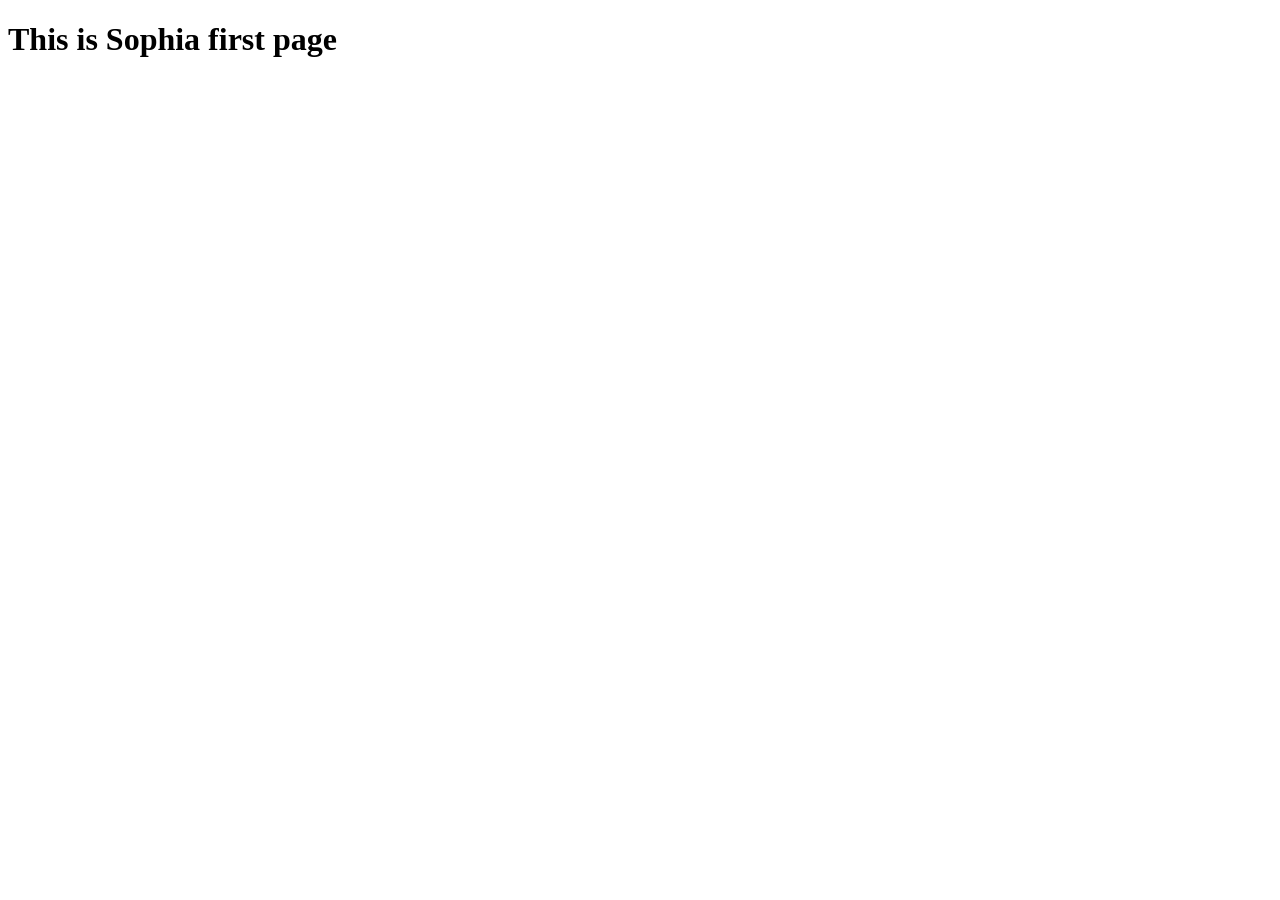
<file: index.html>
<!doctype html>
<html lang="en">
  <head>
    <meta charset="UTF-8" />
    <meta name="viewport" content="width=device-width, initial-scale=1.0" />
    <title>This Sophia page</title>
    <link rel="icon" href="./favicon.png" type="image/x-icon">
  </head>
  <body>
    <h1>This is Sophia first page</h1>
  </body>
</html>
</file>
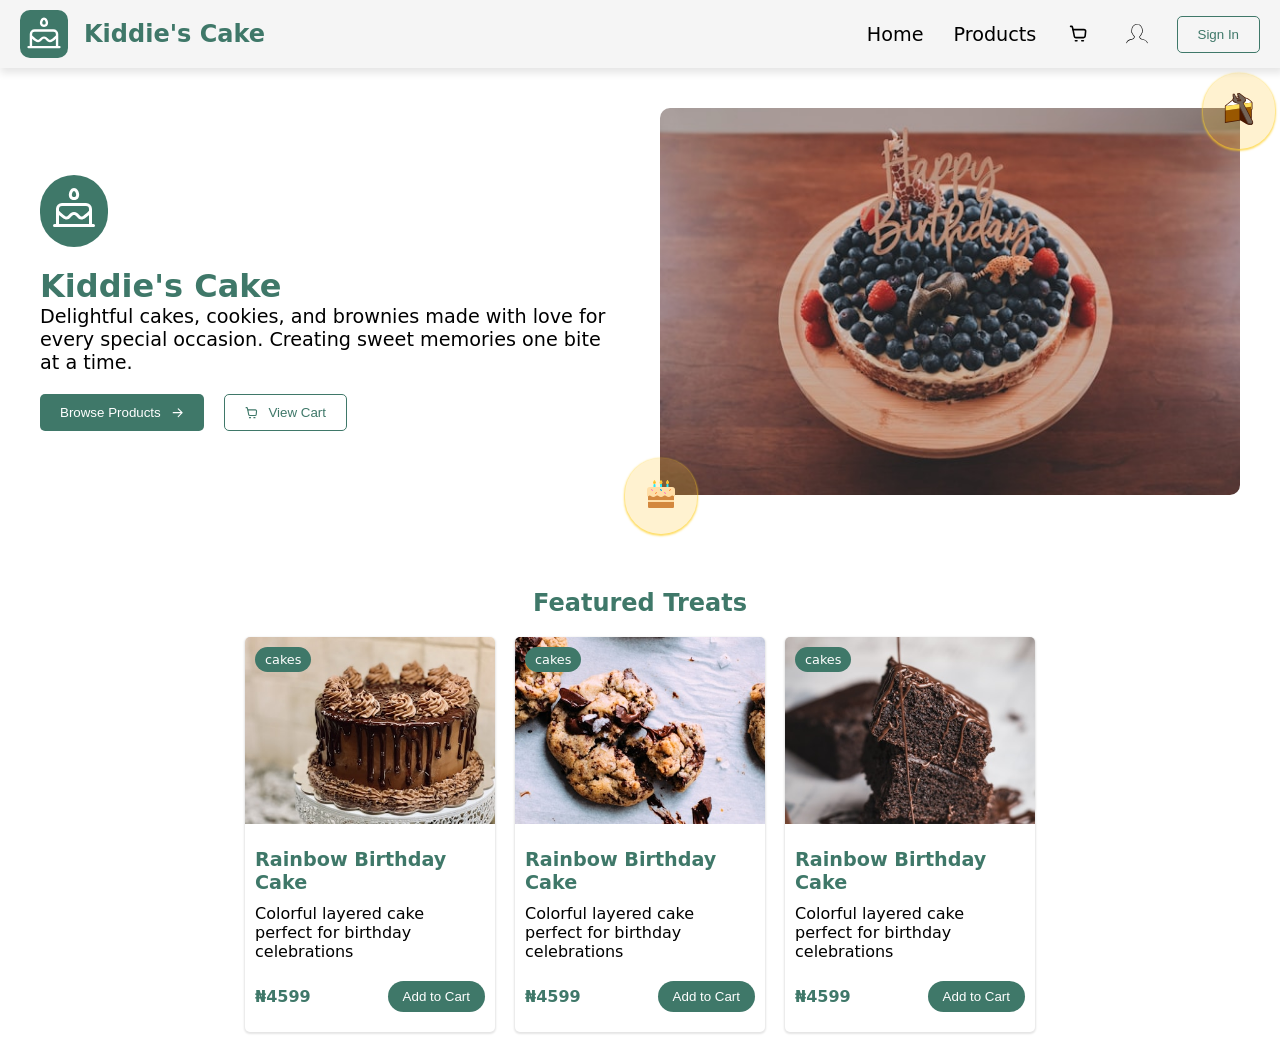
<file: week3/index.html>
<!doctype html>
<html lang="en">
  <head>
    <meta charset="UTF-8" />
    <meta name="viewport" content="width=device-width, initial-scale=1.0" />
    <title>Kiddie's Cake</title>
    <link rel="stylesheet" href="style.css" />
  </head>
  <body>
    <header>
      <div class="business-logo">
        <div class="flex gap-1">
          <svg
            xmlns="http://www.w3.org/2000/svg"
            width="3em"
            height="3em"
            viewBox="0 0 16 16"
          >
            <path d="M0 0h16v16H0z" fill="none" />
            <path
              fill="#fff"
              d="M6.814 1.667C7.076 1.32 7.482 1 8 1s.924.32 1.186.667c.269.355.45.813.51 1.267c.06.45.01.96-.267 1.375C9.134 4.75 8.639 5 8 5c-.64 0-1.134-.25-1.429-.691c-.276-.416-.327-.926-.267-1.375c.06-.454.241-.912.51-1.267m.59 2.087c.08.12.236.246.596.246s.516-.125.596-.246c.099-.147.148-.387.108-.688a1.75 1.75 0 0 0-.315-.796C8.226 2.055 8.082 2 8 2s-.226.055-.389.27a1.75 1.75 0 0 0-.315.796c-.04.3.01.54.108.688M2 8a2 2 0 0 1 2-2h8a2 2 0 0 1 2 2v5h.5a.5.5 0 0 1 0 1h-13a.5.5 0 0 1 0-1H2zm1 5h10v-2.98q-.135.125-.28.254c-.32.284-.685.58-1.049.806c-.344.215-.763.42-1.171.42c-.728 0-1.192-.51-1.495-.844l-.062-.067C8.588 10.203 8.358 10 8 10s-.588.203-.943.589l-.062.067c-.303.334-.767.844-1.495.844c-.394 0-.807-.21-1.14-.421a9 9 0 0 1-1.049-.802A15 15 0 0 1 3 9.997zm0-4.4a17 17 0 0 0 .969.923c.306.267.629.524.924.71c.32.202.521.267.607.267c.258 0 .432-.166.821-.589l.003-.003C6.66 9.544 7.16 9 8 9s1.34.544 1.676.908l.003.003c.39.423.563.589.821.589c.11 0 .326-.07.641-.268a7 7 0 0 0 .916-.706a14 14 0 0 0 .943-.92V8a1 1 0 0 0-1-1H4a1 1 0 0 0-1 1z"
            />
          </svg>
          <h1 class="">Kiddie's Cake</h1>
        </div>

        <div class="menu hidden">
          <svg
            xmlns="http://www.w3.org/2000/svg"
            width="2em"
            height="2em"
            viewBox="0 0 512 512"
          >
            <path d="M0 0h512v512H0z" fill="none" />
            <path
              fill="#fff"
              d="M80 96h352v32H80zm0 144h352v32H80zm0 144h352v32H80z"
            />
          </svg>
        </div>
      </div>

      <!-- navigations -->
      <nav id="nav_links" class="">
        <ul>
          <li>
            <a href="" class="pseudo-underline">Home</a>
          </li>
          <li>
            <a href="" class="pseudo-underline">Products</a>
          </li>

          <li>
            <a href="" class="box-hover">
              <svg
                xmlns="http://www.w3.org/2000/svg"
                width="1em"
                height="1em"
                viewBox="0 0 24 24"
              >
                <path d="M0 0h24v24H0z" fill="none" />
                <g
                  fill="none"
                  stroke="#000"
                  stroke-linejoin="round"
                  stroke-width="2"
                >
                  <path
                    d="M5 7h13.79a2 2 0 0 1 1.99 2.199l-.6 6A2 2 0 0 1 18.19 17H8.64a2 2 0 0 1-1.962-1.608z"
                  />
                  <path
                    stroke-linecap="round"
                    d="m5 7l-.81-3.243A1 1 0 0 0 3.22 3H2m6 18h2m6 0h2"
                  />
                </g>
              </svg>
            </a>
          </li>

          <li>
            <a href="" class="box-hover">
              <svg
                xmlns="http://www.w3.org/2000/svg"
                width="1.25em"
                height="1em"
                viewBox="0 0 36 32"
              >
                <path d="M0 0h36v32H0z" fill="none" />
                <path
                  fill="#000"
                  d="M.5 31.983a.503.503 0 0 0 .612-.354c1.03-3.843 5.216-4.839 7.718-5.435c.627-.149 1.122-.267 1.444-.406c2.85-1.237 3.779-3.227 4.057-4.679a.5.5 0 0 0-.165-.473c-1.484-1.281-2.736-3.204-3.526-5.416a.5.5 0 0 0-.103-.171c-1.045-1.136-1.645-2.337-1.645-3.294c0-.559.211-.934.686-1.217a.5.5 0 0 0 .243-.408C10.042 5.036 13.67 1.026 18.12 1l.107.007c4.472.062 8.077 4.158 8.206 9.324a.5.5 0 0 0 .178.369c.313.265.459.601.459 1.057c0 .801-.427 1.786-1.201 2.772a.5.5 0 0 0-.084.158c-.8 2.536-2.236 4.775-3.938 6.145a.5.5 0 0 0-.178.483c.278 1.451 1.207 3.44 4.057 4.679c.337.146.86.26 1.523.403c2.477.536 6.622 1.435 7.639 5.232a.5.5 0 0 0 .966-.26c-1.175-4.387-5.871-5.404-8.393-5.95c-.585-.127-1.09-.236-1.336-.344c-1.86-.808-3.006-2.039-3.411-3.665c1.727-1.483 3.172-3.771 3.998-6.337c.877-1.14 1.359-2.314 1.359-3.317c0-.669-.216-1.227-.644-1.663C27.189 4.489 23.19.076 18.227.005l-.149-.002c-4.873.026-8.889 4.323-9.24 9.83c-.626.46-.944 1.105-.944 1.924c0 1.183.669 2.598 1.84 3.896c.809 2.223 2.063 4.176 3.556 5.543c-.403 1.632-1.55 2.867-3.414 3.676c-.241.105-.721.22-1.277.352c-2.541.604-7.269 1.729-8.453 6.147a.5.5 0 0 0 .354.612"
                />
              </svg>
            </a>
          </li>
          <li>
            <button class="btn btn-ghost">Sign In</button>
          </li>
        </ul>
      </nav>
    </header>

    <main>
      <!-- Hero section -->
      <section class="hero">
        <!-- hero section icon (logo) -->
        <div class="text-con">
          <div class="icon">
            <svg
              xmlns="http://www.w3.org/2000/svg"
              width="3em"
              height="3em"
              viewBox="0 0 16 16"
            >
              <path d="M0 0h16v16H0z" fill="none" />
              <path
                fill="#fff"
                d="M6.814 1.667C7.076 1.32 7.482 1 8 1s.924.32 1.186.667c.269.355.45.813.51 1.267c.06.45.01.96-.267 1.375C9.134 4.75 8.639 5 8 5c-.64 0-1.134-.25-1.429-.691c-.276-.416-.327-.926-.267-1.375c.06-.454.241-.912.51-1.267m.59 2.087c.08.12.236.246.596.246s.516-.125.596-.246c.099-.147.148-.387.108-.688a1.75 1.75 0 0 0-.315-.796C8.226 2.055 8.082 2 8 2s-.226.055-.389.27a1.75 1.75 0 0 0-.315.796c-.04.3.01.54.108.688M2 8a2 2 0 0 1 2-2h8a2 2 0 0 1 2 2v5h.5a.5.5 0 0 1 0 1h-13a.5.5 0 0 1 0-1H2zm1 5h10v-2.98q-.135.125-.28.254c-.32.284-.685.58-1.049.806c-.344.215-.763.42-1.171.42c-.728 0-1.192-.51-1.495-.844l-.062-.067C8.588 10.203 8.358 10 8 10s-.588.203-.943.589l-.062.067c-.303.334-.767.844-1.495.844c-.394 0-.807-.21-1.14-.421a9 9 0 0 1-1.049-.802A15 15 0 0 1 3 9.997zm0-4.4a17 17 0 0 0 .969.923c.306.267.629.524.924.71c.32.202.521.267.607.267c.258 0 .432-.166.821-.589l.003-.003C6.66 9.544 7.16 9 8 9s1.34.544 1.676.908l.003.003c.39.423.563.589.821.589c.11 0 .326-.07.641-.268a7 7 0 0 0 .916-.706a14 14 0 0 0 .943-.92V8a1 1 0 0 0-1-1H4a1 1 0 0 0-1 1z"
              />
            </svg>
          </div>

          <!-- main hero section text content -->
          <div class="text-content">
            <h1>Kiddie's Cake</h1>
            <p>
              Delightful cakes, cookies, and brownies made with love for every
              special occasion. Creating sweet memories one bite at a time.
            </p>
          </div>

          <!-- Hero Action buttons -->
          <div class="cta">
            <button class="btn">
              Browse Products
              <svg
                xmlns="http://www.w3.org/2000/svg"
                width="1em"
                height="1em"
                viewBox="0 0 24 24"
              >
                <path d="M0 0h24v24H0z" fill="none" />
                <path
                  fill="none"
                  stroke="#fff"
                  stroke-linecap="round"
                  stroke-linejoin="round"
                  stroke-width="2"
                  d="M4 12h16m-7-7l7 7l-7 7"
                />
              </svg>
            </button>
            <button class="btn btn-ghost">
              <svg
                xmlns="http://www.w3.org/2000/svg"
                width="1em"
                height="1em"
                viewBox="0 0 24 24"
              >
                <path d="M0 0h24v24H0z" fill="none" />
                <g
                  fill="none"
                  stroke="#3f7869"
                  stroke-linejoin="round"
                  stroke-width="2"
                >
                  <path
                    d="M5 7h13.79a2 2 0 0 1 1.99 2.199l-.6 6A2 2 0 0 1 18.19 17H8.64a2 2 0 0 1-1.962-1.608z"
                  />
                  <path
                    stroke-linecap="round"
                    d="m5 7l-.81-3.243A1 1 0 0 0 3.22 3H2m6 18h2m6 0h2"
                  />
                </g>
              </svg>
              View Cart
            </button>
          </div>
        </div>

        <!-- right hero section image -->
        <div class="img-con">
          <img src="./images/cake.png" alt="Cake image" />
          <div class="float top-right">
            <svg
              xmlns="http://www.w3.org/2000/svg"
              width="2em"
              height="2em"
              viewBox="0 0 128 128"
            >
              <path d="M0 0h128v128H0z" fill="none" />
              <path
                fill="#4a1700"
                d="M64.968 0a3 3 0 0 0-.46.032L57.03.995l.067 6.296l2.54 6.4c-1.595.09-3.13.226-4.541.44l-.79.119l-1.662 1.3l-6.325-12.847l-1.523.18c-.144.016-3.526.415-4.155.503c-.344.049-1.997.4-1.916 2.63h-.012l.05 6.922l1.641 9.296l-2.908.404v4.753L7.551 50.8v68.88l62.888-9.581l21.127 12.573c5.13 2.346 12.672 5.24 18.411 5.327c5.527-.134 9.646-2.627 10.472-7.206l-.06-5.67a10 10 0 0 0-.659-1.776l-.017-.034l-5.108-9.943l.566-.086v-34.92c.832-.524 1.5-1.272 1.965-2.211c.56-1.134.811-2.467.811-4.322V37.556l-.5-.76c-4.99-7.583-13.58-13.79-24.841-17.949a80 80 0 0 0-5.06-1.652c-.2-.263-.4-.528-.623-.752l-.092-.093L67.476 1.076C66.926.522 66.036 0 64.968 0"
                color="#000"
              />
              <path
                fill="#995700"
                d="m111.8 54.927l-20.478 3.12L111.8 97.909zm-45.878 7.504l-55.529 8.031v-.086l-.132.02v45.745l55.66-8.48z"
              />
              <path
                fill="#534741"
                d="M59.245 2.97v3.906l5.606 14.104l.917-.13l2.197-.311zM40.888 6l.052 6.727l2.014 11.342l1.823-.257s-.958-3.952-1.92-8.151l-1.933-9.453c-.005-.045-.032-.168-.036-.209m-1.2 18.53l-.01 3.155l2.56 5.067c.577 1.172 7.08 4.759 11.997 7.364c2.033.948 5.364 1.823 8.193 2.466c-.015-.031-.465-.956-.47-.963c-.28-.572-1.112-1.076-1.112-1.076s-17.684-9.079-18.604-10.945zm50.495 2.345l-.025.022c.054.15-.076.432-.344.813c-.04.057-.128.148-.174.21c-.266.352-.581.74-1.014 1.208v.001l-.043.044c-1.01 1.088-2.37 2.408-3.757 3.702l-.001.001c-.237.221-.421.38-.657.596A237 237 0 0 1 80.94 36.4c-1.059.938-1.78 1.561-1.78 1.561s-.378.39-.065 1.025l.916 1.782c3.746-3.166 10.171-9.973 10.171-9.973zm-22.675 26.13v5.57l30.6 62.022c1.926 3.912 9.432 5.764 13.744 5.101c4.071-.625 6.091-2.903 6.452-5.235c-.029-.244-.015-3.044-.013-3.465h-.006c-.134 1.107-.674 2.132-1.47 2.996c-.058.064-.135.116-.197.178a8 8 0 0 1-.623.561a8.8 8.8 0 0 1-4.128 1.834c-1.084.166-2.333.143-3.626-.044c-3.85-.554-8.093-2.588-9.538-5.523c0 0-23.084-47.359-31.195-63.995"
                color="#000"
              />
              <path
                fill="#736357"
                d="m64.81 2.181l-5.482.774l8.657 17.582l-14.31 2.02L45.05 5.038s-3.493.411-4.104.498c-.612.086 3.831 18.276 3.831 18.276l-5.09.718l2.555 5.068c.92 1.866 18.604 10.945 18.604 10.945s.831.504 1.113 1.076l.47.963l5.08 1.049v9.373l31.194 63.995c1.926 3.912 8.824 6.224 13.137 5.562c4.07-.625 7.885-4.308 5.943-8.254c0 0-38.375-74.687-38.688-75.321c-.312-.636.065-1.025.065-1.025s11.551-9.967 11-11.086l-2.913-5.92s-.873-1.985-1.864-2.983L66.002 2.677s-.49-.595-1.191-.496m5.647 23.254l3.221 6.157l-14.984 1.983l-2.82-6.195zm-3.494 1.735l-1.48.216s1.611.63 2.28 1.495c.712.923.518 2.248.313 2.87l1.477-.223c.103-.436.328-1.75-.44-2.928c-.77-1.179-2.15-1.43-2.15-1.43m-3.84.545l-1.48.216s1.611.63 2.28 1.495c.712.923.517 2.248.313 2.87l1.476-.223c.103-.436.329-1.75-.44-2.928c-.769-1.18-2.15-1.43-2.15-1.43m-3.94.544l-1.48.216s1.611.629 2.28 1.494c.712.923.517 2.249.313 2.87l1.476-.222c.103-.436.329-1.75-.44-2.93c-.769-1.178-2.15-1.428-2.15-1.428"
                color="#000"
              />
              <path
                fill="#fff"
                d="M60.815 16.658a48 48 0 0 0-5.33.479l-1.487 1.162l.93 1.889l6.902-.974zm28.661 4.411l2.624 5.587v5.002l-.457.627c-.143.15-1.396 1.552-3.615 3.815c-1.141 1.164-.415 2.513.62 3.584c.977 1.013 2.444 1.906 2.444 1.906l23.53-3.123C109.331 30.2 99.693 24.55 89.475 21.07M38.59 30.32L10.459 52.282l55.512-7.346s-12.397-2.673-15.708-4.485c-9.062-4.959-9.572-5.99-9.942-6.741z"
              />
              <path
                fill="#ffe05c"
                d="m87.98 36.133l-5.31 5.166l.671 1.322l-.027.003c1.849 3.626 4.6 9.118 7.863 15.471l20.622-3.168V66.19c2.38-.09 2.777-2.146 2.777-4.357v-22.54c-1.555.145-3.3.277-4.545.366a321 321 0 0 1-7.463.443L91.092 41.59c-.438-.262-5.283-3.227-3.112-5.457m-22.058 8.804l-55.529 7.346v18.18l55.592-8.041zm-18.099 2.415s-11.516 2.331-20.397 3.426c-4.196.517-11.717.827-11.717.827z"
              />
            </svg>
          </div>
          <div class="float bottom-left">
            <svg
              xmlns="http://www.w3.org/2000/svg"
              width="2em"
              height="2em"
              viewBox="0 0 32 32"
            >
              <path d="M0 0h32v32H0z" fill="none" />
              <g fill="none">
                <path
                  fill="#26eafc"
                  d="M8.5 10.998v-4.04c0-.29.12-.57.32-.77l.68-.67l.68.67c.2.2.32.48.32.77v4.04zm6.5 0v-4.04c0-.29.12-.57.32-.77l.68-.67l.68.67c.2.2.32.48.32.77v4.04zm6.5-4.04v4.04h2v-4.04c0-.29-.11-.57-.32-.77l-.68-.67l-.68.67c-.2.2-.32.48-.32.77"
                />
                <path
                  fill="#fcd53f"
                  d="m10.78 3.728l-.9-1.51a.45.45 0 0 0-.77 0l-.89 1.51c-.17.28-.25.61-.21.96c.08.69.63 1.24 1.32 1.31c.9.1 1.67-.6 1.67-1.49a1.7 1.7 0 0 0-.22-.78m6.5 0l-.89-1.51a.45.45 0 0 0-.77 0l-.89 1.51c-.17.27-.25.61-.21.96c.08.68.63 1.23 1.32 1.31c.9.1 1.67-.6 1.67-1.49c-.01-.28-.09-.55-.23-.78m5.61-1.51l.89 1.51c.14.23.22.5.22.78c0 .89-.76 1.59-1.67 1.49c-.68-.07-1.23-.62-1.31-1.31c-.04-.35.04-.69.21-.96l.89-1.51c.17-.29.6-.29.77 0"
                />
                <path
                  fill="#ffb02e"
                  d="m9.5 3.137l.61.78a.849.849 0 1 1-1.46.59c0-.23.09-.43.24-.59zm7.11.78l-.61-.78l-.61.79a.85.85 0 1 0 1.46.59c0-.24-.09-.44-.24-.6m6.5 0l-.61-.78l-.61.79a.85.85 0 1 0 1.46.59c0-.24-.09-.44-.24-.6"
                />
                <path
                  fill="#d3883e"
                  d="M27.75 29.998H4.25c-.69 0-1.25-.56-1.25-1.25v-13.75h26v13.75c0 .69-.56 1.25-1.25 1.25"
                />
                <path
                  fill="#ffdea7"
                  d="M2 12a3 3 0 0 1 3-3h22.01a3 3 0 0 1 3 3v5.557c0 .82-1.04 1.2-1.56.56c-.51-.63-1.43-.73-2.06-.23l-.24.19a4.01 4.01 0 0 1-4.93 0l-.46-.36c-.54-.42-1.29-.42-1.83 0l-.46.36a4.01 4.01 0 0 1-4.93 0l-.46-.36c-.54-.42-1.29-.42-1.83 0l-.46.36a4.01 4.01 0 0 1-4.93 0l-.24-.19c-.63-.49-1.55-.39-2.06.23c-.53.63-1.56.26-1.56-.56zm1 9.997h26v2H3z"
                />
                <path
                  fill="#00a6ed"
                  d="M15.15 11.15c-.2.2-.2.51 0 .71l.74.74c.2.2.51.2.71 0s.2-.51 0-.71l-.74-.74c-.2-.2-.52-.2-.71 0"
                />
                <path
                  fill="#ff6dc6"
                  d="M6.854 11.146a.5.5 0 0 0-.708.708l1 1a.5.5 0 0 0 .708-.708zm13 3a.5.5 0 0 0-.708.708l1 1a.5.5 0 0 0 .708-.708z"
                />
                <path
                  fill="#ff822d"
                  d="M25.854 11.854a.5.5 0 0 0-.708-.708l-1 1a.5.5 0 0 0 .708.708zm-14 3a.5.5 0 0 0-.708-.708l-1 1a.5.5 0 0 0 .708.708z"
                />
                <path
                  fill="#00a6ed"
                  d="M15.146 11.146a.5.5 0 0 1 .708 0l1 1a.5.5 0 0 1-.708.708l-1-1a.5.5 0 0 1 0-.708"
                />
              </g>
            </svg>
          </div>
        </div>
      </section>

      <!-- featured treats section -->
      <section class="featured">
        <!-- featured header -->
        <div class="feat-head-con">
          <h2>Featured Treats</h2>
        </div>

        <!-- feature cake cards -->
        <div class="cake-container">
          <!-- cake card -->
          <div class="card">
            <div class="card-img">
              <span class="badge">cakes</span>
              <img src="./images/cake-1.png" alt="my first web card image" />
            </div>
            <div class="card-content">
              <h3>Rainbow Birthday Cake</h3>
              <p>Colorful layered cake perfect for birthday celebrations</p>
              <div class="cta card-cta">
                <p><b>₦4599</b></p>
                <button class="btn btn-rounded-full card-btn">Add to Cart</button>
              </div>
            </div>
          </div>
           <div class="card">
            <div class="card-img">
              <span class="badge">cakes</span>
              <img src="./images/cake-2.png" alt="my first web card image" />
            </div>
            <div class="card-content">
              <h3>Rainbow Birthday Cake</h3>
              <p>Colorful layered cake perfect for birthday celebrations</p>
              <div class="cta card-cta">
                <p><b>₦4599</b></p>
                <button class="btn btn-rounded-full card-btn">Add to Cart</button>
              </div>
            </div>
          </div>
           <div class="card">
            <div class="card-img">
              <span class="badge">cakes</span>
              <img src="./images/cake-3.png" alt="my first web card image" />
            </div>
            <div class="card-content">
              <h3>Rainbow Birthday Cake</h3>
              <p>Colorful layered cake perfect for birthday celebrations</p>
              <div class="cta card-cta">
                <p><b>₦4599</b></p>
                <button class="btn btn-rounded-full card-btn">Add to Cart</button>
              </div>
            </div>
          </div>
        </div>
      </section>
    </main>
  </body>
</html>
</file>
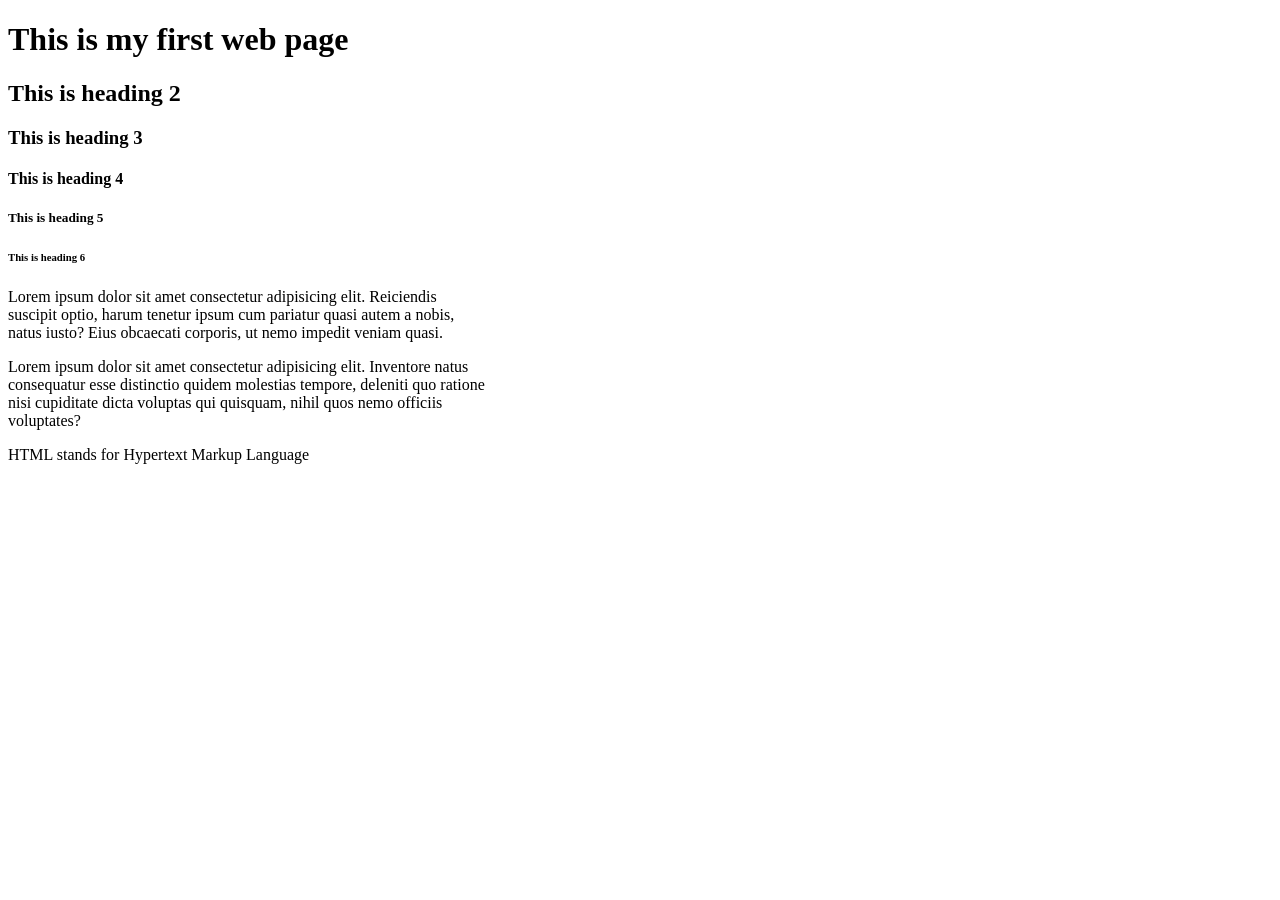
<file: week1/class1/index.html>
<!doctype html>
<html lang="en">
  <head>
    <meta charset="UTF-8" />
    <meta name="viewport" content="width=device-width, initial-scale=1.0" />
    <title>My first my page</title>
  </head>
  <body>
    <h1>This is my first web page</h1>
    <h2>This is heading 2</h2>
    <h3>This is heading 3</h3>
    <h4>This is heading 4</h4>
    <h5>This is heading 5</h5>
    <h6>This is heading 6</h6>

    <p>
      Lorem ipsum dolor sit amet consectetur adipisicing elit. Reiciendis <br />
      suscipit optio, harum tenetur ipsum cum pariatur quasi autem a nobis,
      <br />
      natus iusto? Eius obcaecati corporis, ut nemo impedit veniam quasi.
    </p>
    <p>
      Lorem ipsum dolor sit amet consectetur adipisicing elit. Inventore natus
      <br />
      consequatur esse distinctio quidem molestias tempore, deleniti quo ratione
      <br />
      nisi cupiditate dicta voluptas qui quisquam, nihil quos nemo officiis
      <br />
      voluptates?
    </p>

    <p><abbr>HTML</abbr> stands for Hypertext Markup Language</p>
  </body>
</html>
</file>
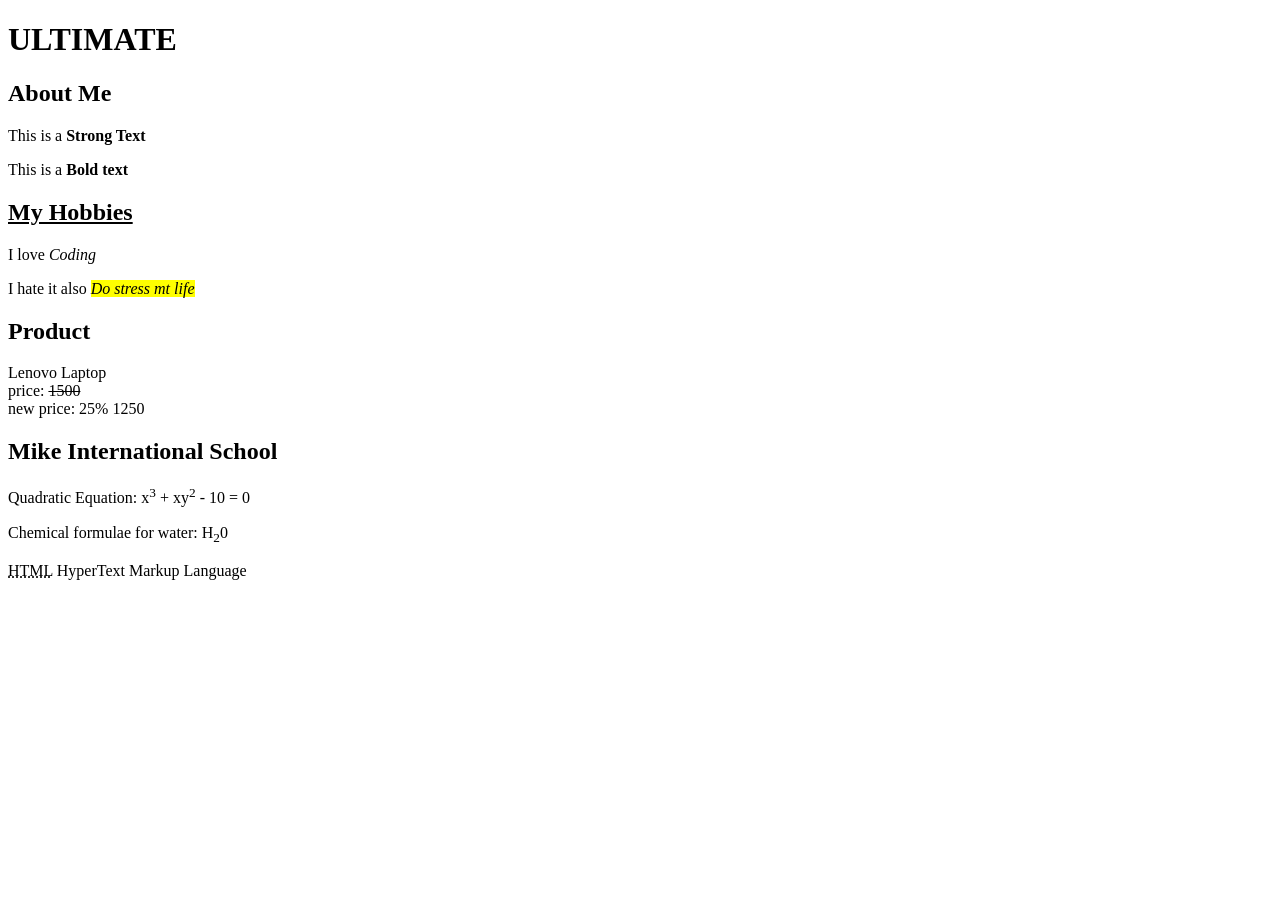
<file: about-me.html>
<!doctype html>
<html lang="en">
  <head>
    <meta charset="UTF-8" />
    <meta name="viewport" content="width=device-width, initial-scale=1.0" />
    <title>About me</title>
  </head>
  <body>
    <h1>ULTIMATE</h1>

    <section>
      <h2>About Me</h2>
      <p>
        This is a <strong>Strong Text</strong>
      </p>
      <p>
        This is a <b>Bold text</b>
      </p>
    </section>
    <section>
      <h2> <u>My Hobbies</u></h2>
      <p>
        I love <em>Coding</em>
      </p>
      <p>
        I hate it also <i> <mark>Do stress mt life</mark></i>
      </p>
    </section>

    <section>
      <h2>Product</h2>
      <p>
        Lenovo Laptop <br>
        price: <s>1500</s> <br>
        new price:  25% 1250
      </p>
    </section>
    <section>
      <h2>Mike International School</h2>
      <p>
        Quadratic Equation: x<sup>3</sup> + xy<sup>2</sup> - 10 = 0 
      </p>
      <p title="this is a tool tips">
        Chemical formulae for water: H<sub>2</sub>0
      </p>
    </section>
    <section>
      <p>
        <abbr title="">HTML</abbr>
        HyperText Markup Language
      </p>
    </section>
  </body>
</html>
</file>
<file: week3/style.css>
@import url("https://fonts.googleapis.com/css2?family=Roboto:ital,wght@0,100..900;1,100..900&display=swap");

* {
  padding: 0;
  margin: 0;
  box-sizing: border-box;
}

:root {
  --primary-color: #3f7869;
  --secondary-color: #f5c115;
  --neutral-color: #ffffff;
  --black: #000000;
  --danger: #dc3545;

  --rounded-sm: 5px;
  --rounded-md: 10px;
  --rounded-full: 9999px;
}

.roboto {
  font-family: "Roboto", sans-serif;
  font-optical-sizing: auto;
  font-weight: 400;
  font-style: normal;
  font-variation-settings: "wdth" 100;
}

/* reusables styles */

/* button styles */
.btn {
  display: flex;
  align-items: center;
  padding: 10px 20px;
  background-color: var(--primary-color);
  color: var(--neutral-color);
  text-decoration: none;
  border-radius: 5px;
  border: none;
  transition: all 0.3s ease-in-out;
  cursor: pointer;
  gap: 10px;
}
.btn:hover {
  background-color: var(--secondary-color);
  color: var(--primary-color);
}
.btn-ghost {
  background-color: transparent;
  color: var(--primary-color);
  border: 1px solid var(--primary-color);
}
.btn-ghost:hover {
  background-color: var(--secondary-color);
  color: var(--neutral-color);
}
.btn-secondary {
  background-color: var(--secondary-color);
  color: var(--black);
}
.btn-secondary:hover {
  background-color: var(--primary-color);
  color: var(--neutral-color);
}
.btn-danger {
  border: 1px solid var(--danger);
  background-color: transparent;
  color: var(--danger);
}
.btn-danger:hover {
  background-color: #c82333;
  color: var(--neutral-color);
}
.btn-rounded-full {
  border-radius: var(--rounded-full);
}


/* badge style */
.badge {
  position: absolute;
  top: 10px;
  left: 10px;
  display: inline-block;
  padding: 5px 10px;
  background-color: var(--primary-color);
  color: var(--neutral-color);
  border-radius: var(--rounded-full);
  font-size: 0.8rem;
  font-weight: 500;
}

/* visibility styles */
.hidden {
  display: none;
}

.flex {
  display: flex;
  align-items: center;
}
.gap-1 {
  gap: 1rem;
}

html {
  font-family:
    ui-sans-serif,
    system-ui,
    sans-serif,
    "Apple Color Emoji",
    "Segoe UI Emoji",
    Segoe UI Symbol,
    "Noto Color Emoji";
}

body {
  font-size: 16px;
  font-optical-sizing: auto;
  font-style: normal;
  font-variation-settings: "wdth" 100;
}

/* header section styles */
header {
  padding: 10px 20px;
  display: flex;
  justify-content: space-between;
  align-items: center;
  background-color: #f5f5f5;
  box-shadow: 2px 3px 8px 2px #e5e5e5;
}
header a {
  font-size: 2rem;
}
.business-logo {
  display: flex;
  align-items: center;
  gap: 10px;
}
.business-logo svg {
  background-color: var(--primary-color);
  border-radius: 10px;
  padding: 5px;
}
.business-logo h1 {
  font-size: 1.5rem;
  color: var(--primary-color);
}

#nav_links{
  display: flex;
}

nav ul {
  display: flex;
  gap: 20px;
}

nav ul li {
  list-style: none;
  display: inline-block;
  align-self: center;
}

nav ul li a {
  position: relative;
  text-decoration: none;
  color: var(--black);
  font-size: 1.2rem;
  font-weight: 500;
  /* transition: color 0.3s ease, font-weight 0.5s ease-in-out; */
  transition: all 0.3s ease-in-out;
  padding: 5px;
}
nav ul li a:hover {
  color: var(--primary-color);
}
/* 
.pseudo-underline::before {
  content: "";
  width: 0;
  height: 3px;
  background-color: var(--primary-color);
  position: absolute;
  top: -3px;
  left: 0;
  right: 0;
  transition: all 0.3s ease-in-out;
}
.pseudo-underline:hover::before {
  width: 100%;
} */

.pseudo-underline::before {
  content: "";
  width: 0;
  height: 5px;
  background-color: var(--primary-color);
  position: absolute;
  bottom: -3px;
  transition: all 0.3s ease-in-out;
}
.pseudo-underline:hover::before {
  width: 100%;
}

.box-hover {
  display: flex;
  justify-content: center;
  align-items: center;
  padding: 8px;
  border-radius: var(--rounded-sm);
  transition: all 0.3s ease-in-out;
}

.box-hover:hover {
  background-color: var(--secondary-color);
}

/* header media query style for smaller screens */
@media screen and (max-width: 768px) {
  header {
    flex-direction: column;
    align-items: flex-start;
  }
  .business-logo {
    justify-content: space-between;
    width: 100%;
  }
  .menu {
    display: inline-block;
  }

  nav {
    margin-top: 2rem;
  }
  nav ul {
    flex-direction: column;
    gap: 10px;
    width: 100%;
  }
  nav ul li {
    width: 100%;
    align-self: flex-start;
  }

  .box-hover {
    justify-content: flex-start;
  }

  #nav_links{
    display: none;
  }
}

/* main style */
/* main{
  padding: 20px;
} */

/* hero section style */
.hero {
  display: grid;
  grid-template-columns: 1fr 1fr;
  place-items: center;
  padding: 20px;
}

.text-con {
  display: flex;
  flex-direction: column;
  gap: 20px;
  padding: 20px;
}

.icon{
  background-color: var(--primary-color);
  border-radius: var(--rounded-full);
  width: fit-content;
  height: fit-content;
  padding: 10px;
}

.text-content h1 {
  font-size: 2rem;
  color: var(--primary-color);
  font-weight: bolder;
}
.text-content p {
  font-size: 1.2rem;
  color: var(--black);
  font-weight: 500;
}
.cta{
  display: flex;
  gap: 20px;
}
.img-con{
  position: relative;
  padding: 20px;
}

.img-con img {
  width: 100%;
  height: auto;
  border-radius: var(--rounded-md);
}
.float{
  position: absolute;
  width: fit-content;
  height: fit-content;
  padding: 20px;
  border-radius: var(--rounded-full);
  background-color: #ffc32b38;
  box-shadow: 0 1px 2px 1px #ffd025b2;
  /* animation-name: floatBounce;
  animation-duration: 0.5s;
  animation-iteration-count: infinite; */
  animation: floatBounce 2s ease-in infinite;
}
.top-right{
  top: -15px;
  right: -15px;
}
.bottom-left{
  bottom: -15px;
  left: -15px;
}
@media screen and (max-width: 786px){
  .hero{
    display: flex;
    flex-direction: column;
    gap: 10px
  }
  .float{
    padding: 10px;
  }
  .float svg{
    height: 1.5em;
    width: 1.5em;
  }
  .bottom-left{
    left: 5px;
    bottom: 5px;
  }
  .top-right{
    right: 5px;
    top: 5px;
  }
}

/* featured style section */

.featured{
  padding: 20px;
  margin-top: 10px;
  display: flex;
  flex-direction: column;
  justify-content: center;
}
.feat-head-con{
  display: flex;
  justify-content: center;
  align-items: center;
  margin: 10px 0;
}
.feat-head-con h2{
  font-size: 1.5rem;
  color: var(--primary-color);
  font-weight: bolder;
  margin: 10px 0;
}
.cake-container{
  display: grid;
  grid-template-columns: repeat(auto-fit, 250px);
  gap: 20px;
  justify-content: center;
}

.card{
  position: relative;
  width: 250px;
  height: fit-content;
  display: flex;
  flex-direction: column;
  gap: 10px;
  border-radius: var(--rounded-sm);
  box-shadow: 0 1px 2px 1px #e5e5e5;
}
.card-img img{
  width: 100%;
  height: auto;
  border-top-left-radius: var(--rounded-sm);
  border-top-right-radius: var(--rounded-sm);
}
.card-content{
  display: flex;
  flex-direction: column;
  gap: 10px;
  padding: 10px;
}
.card-content h3{
  font-size: 1.2rem;
  color: var(--primary-color);
  font-weight: bolder;
  transition: all 0.5s ease-in-out;
}
.card-content h3:hover{
  color: var(--secondary-color);
}
.card-content p{
  font-size: 1rem;
  color: var(--black);
  font-weight: light;
}
.card-cta{
  justify-content: space-between;
  align-items: center;  
  margin: 10px 0;
}
.card-cta p{
  color: var(--primary-color);
}
.card-btn{
  padding: 8px 15px;
  font-weight: 500;
}









@keyframes floatBounce {
 0% {
  transform: translateY(0) scale(1);
 }
 50% {
  transform: translateY(-10px) scale(1.05);
 }
 100% {
  transform: translateY(0) scale(1);
 }
}
</file>
